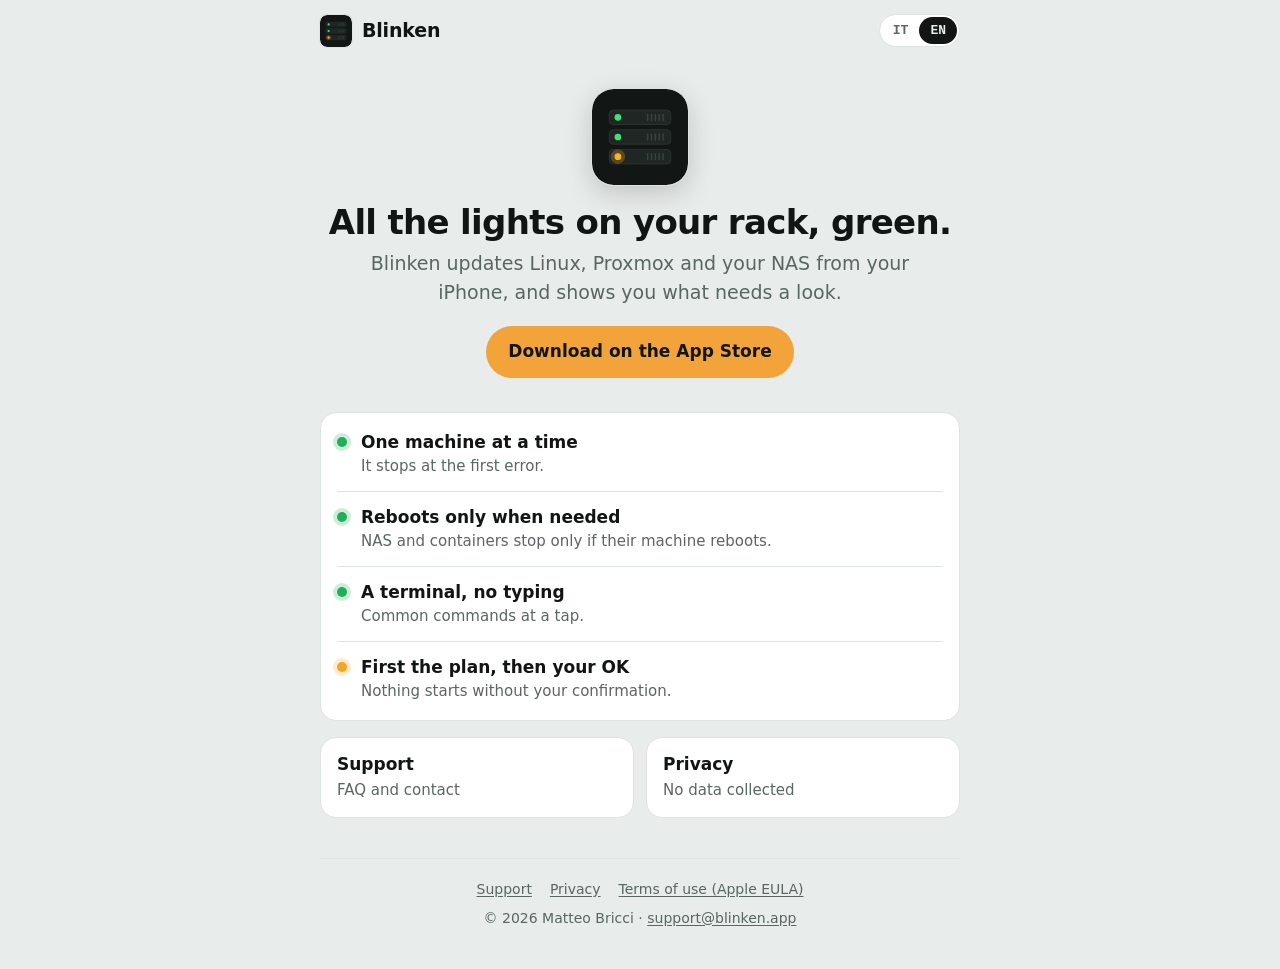
<file: index.html>
<!doctype html>
<html lang="en" data-title-it="Blinken: aggiornamenti dell'homelab" data-title-en="Blinken: Homelab Updates">
<head>
<meta charset="utf-8">
<meta name="viewport" content="width=device-width, initial-scale=1, viewport-fit=cover">
<title>Blinken: Homelab Updates</title>
<meta name="description" content="Blinken updates Linux, Proxmox and your NAS from your iPhone. Blinken aggiorna Linux, Proxmox e NAS dal tuo iPhone.">
<meta name="color-scheme" content="light dark">
<meta name="theme-color" content="#E8ECEA" media="(prefers-color-scheme: light)">
<meta name="theme-color" content="#0C0E0D" media="(prefers-color-scheme: dark)">
<link rel="icon" href="/icon.svg" type="image/svg+xml">
<link rel="apple-touch-icon" href="/apple-touch-icon.png">
<link rel="stylesheet" href="/style.css">
<script src="/lang.js"></script>
</head>
<body>
<header class="top wrap">
  <a class="brand" href="/"><img class="mark" src="/icon.svg" width="32" height="32" alt="">Blinken</a>
  <nav class="langs" aria-label="Lingua / Language"><a href="#it" data-set-lang="it" hreflang="it">IT</a><a href="#en" data-set-lang="en" hreflang="en">EN</a></nav>
</header>

<main class="wrap">

<article lang="it">
  <section class="hero">
    <img class="mark" src="/icon.svg" width="96" height="96" alt="">
    <h1>Tutte le lucine del rack, verdi.</h1>
    <p class="lede">Blinken aggiorna Linux, Proxmox e NAS dal tuo iPhone e ti mostra cosa va guardato.</p>
    <a class="button" href="https://apps.apple.com/app/id6825083583">Scarica su App Store</a>
  </section>

  <div class="card">
    <div class="led-row"><i class="led"></i><div><b>Una macchina alla volta</b><span>Al primo errore si ferma.</span></div></div>
    <div class="led-row"><i class="led"></i><div><b>Riavvii solo quando servono</b><span>NAS e container si fermano solo se la loro macchina si riavvia.</span></div></div>
    <div class="led-row"><i class="led"></i><div><b>Un terminale, senza tastiera</b><span>Comandi comuni a un tocco.</span></div></div>
    <div class="led-row"><i class="led busy"></i><div><b>Prima il piano, poi il tuo ok</b><span>Niente parte senza conferma.</span></div></div>
  </div>

  <div class="tiles">
    <a class="tile" href="/support/"><b>Supporto</b><span>Domande frequenti e contatto</span></a>
    <a class="tile" href="/privacy/"><b>Privacy</b><span>Nessun dato raccolto</span></a>
  </div>
</article>

<article lang="en">
  <section class="hero">
    <img class="mark" src="/icon.svg" width="96" height="96" alt="">
    <h1>All the lights on your rack, green.</h1>
    <p class="lede">Blinken updates Linux, Proxmox and your NAS from your iPhone, and shows you what needs a look.</p>
    <a class="button" href="https://apps.apple.com/app/id6825083583">Download on the App Store</a>
  </section>

  <div class="card">
    <div class="led-row"><i class="led"></i><div><b>One machine at a time</b><span>It stops at the first error.</span></div></div>
    <div class="led-row"><i class="led"></i><div><b>Reboots only when needed</b><span>NAS and containers stop only if their machine reboots.</span></div></div>
    <div class="led-row"><i class="led"></i><div><b>A terminal, no typing</b><span>Common commands at a tap.</span></div></div>
    <div class="led-row"><i class="led busy"></i><div><b>First the plan, then your OK</b><span>Nothing starts without your confirmation.</span></div></div>
  </div>

  <div class="tiles">
    <a class="tile" href="/support/"><b>Support</b><span>FAQ and contact</span></a>
    <a class="tile" href="/privacy/"><b>Privacy</b><span>No data collected</span></a>
  </div>
</article>

</main>

<footer class="wrap"><div class="rule">
  <nav>
    <a href="/support/"><span lang="it">Supporto</span><span lang="en">Support</span></a>
    <a href="/privacy/">Privacy</a>
    <a href="https://www.apple.com/legal/internet-services/itunes/dev/stdeula/"><span lang="it">Termini d'uso (EULA di Apple)</span><span lang="en">Terms of use (Apple EULA)</span></a>
  </nav>
  <div>© 2026 Matteo Bricci · <a href="mailto:support@blinken.app">support@blinken.app</a></div>
</div></footer>
</body>
</html>
</file>
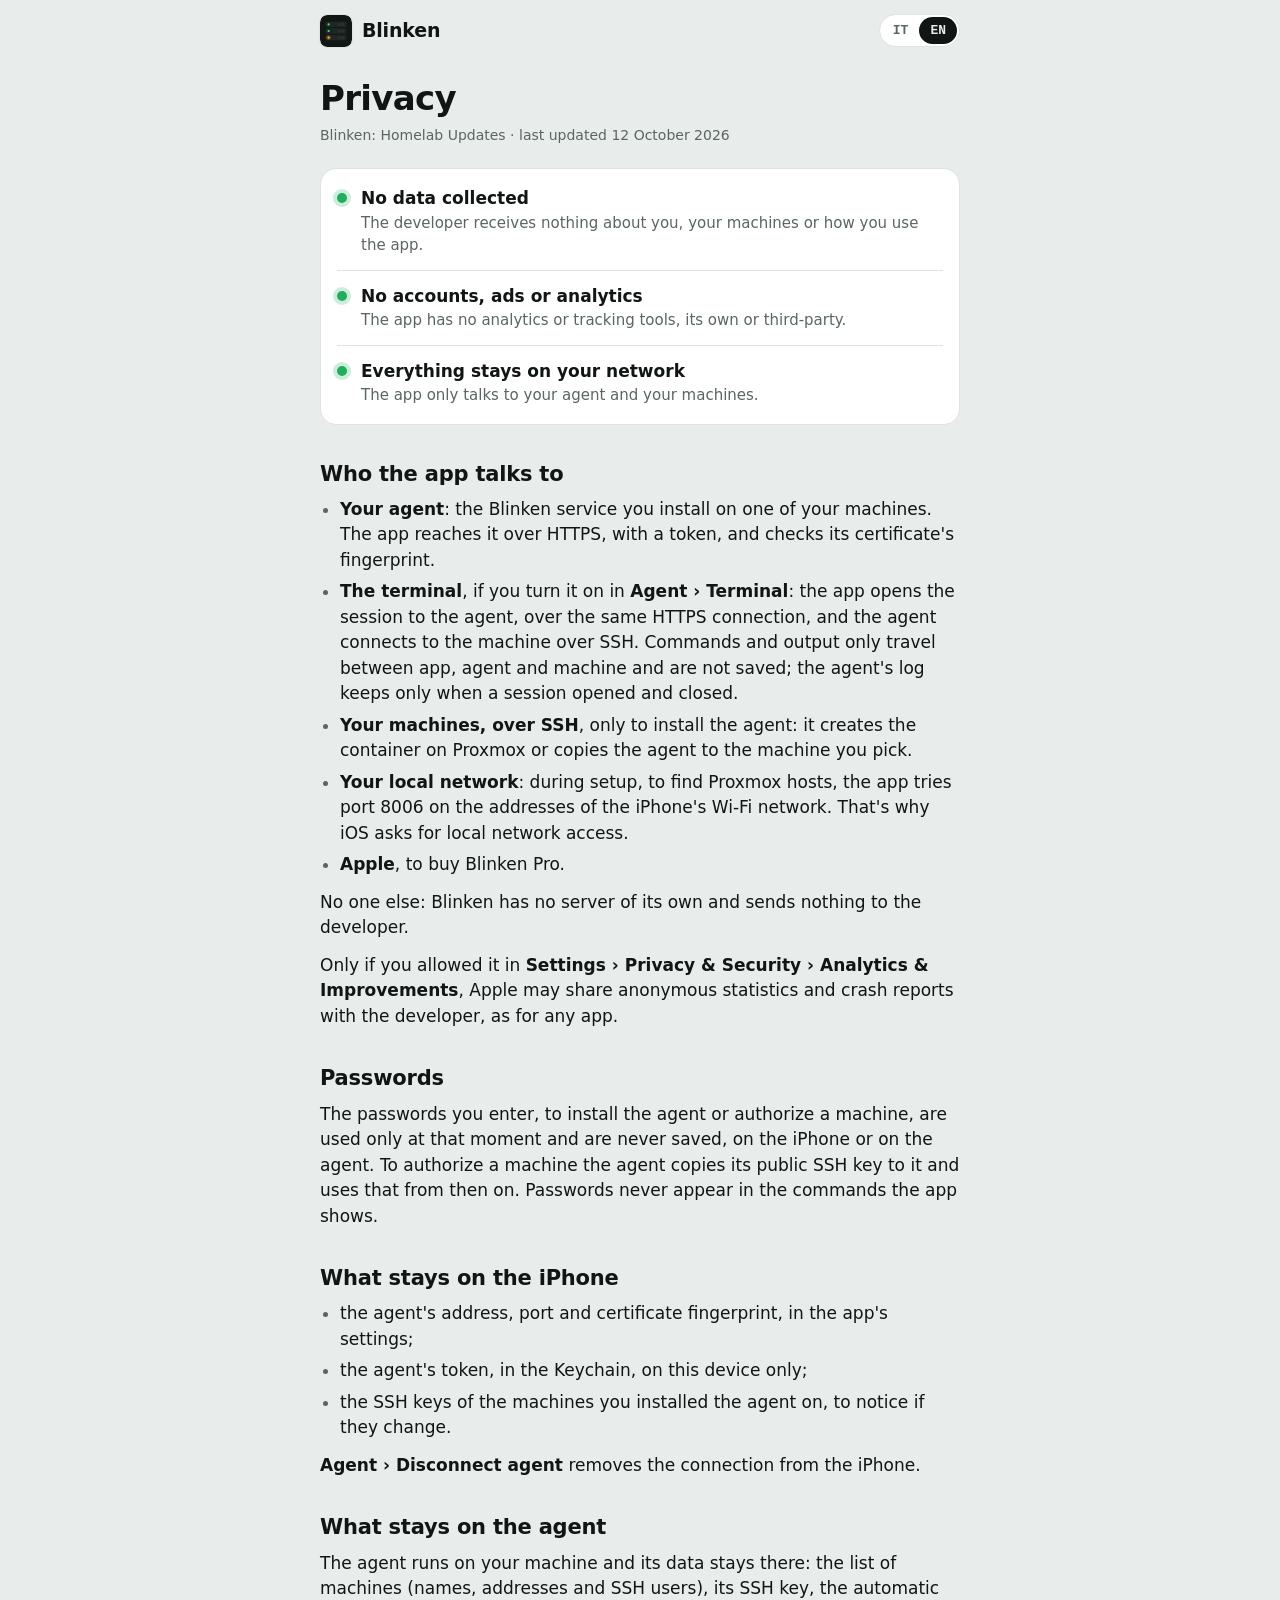
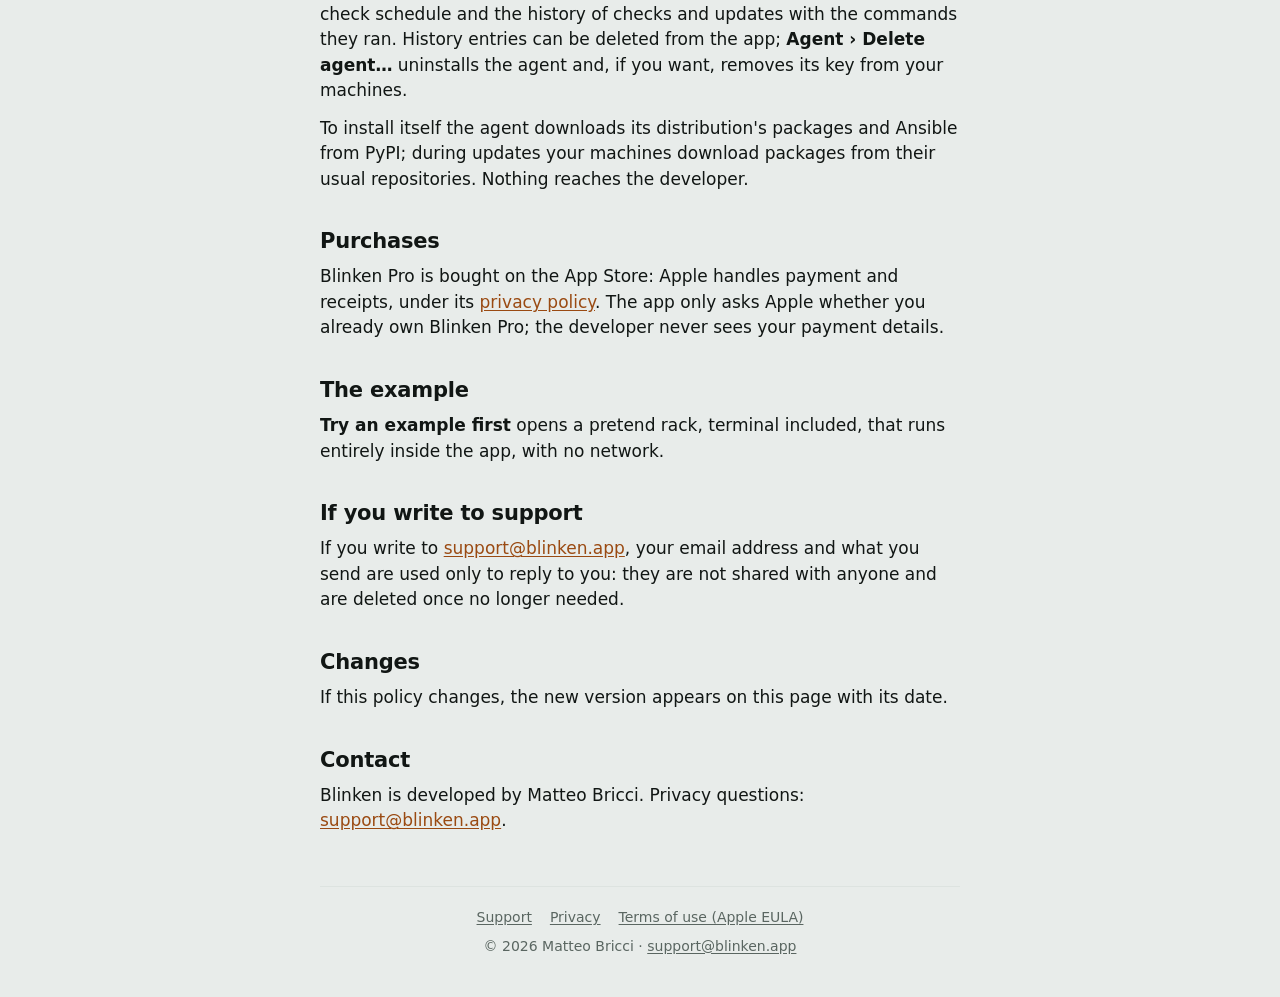
<file: privacy/index.html>
<!doctype html>
<html lang="en" data-title-it="Privacy · Blinken" data-title-en="Privacy · Blinken">
<head>
<meta charset="utf-8">
<meta name="viewport" content="width=device-width, initial-scale=1, viewport-fit=cover">
<title>Privacy · Blinken</title>
<meta name="description" content="Blinken doesn't collect any data. Blinken non raccoglie nessun dato.">
<meta name="color-scheme" content="light dark">
<meta name="theme-color" content="#E8ECEA" media="(prefers-color-scheme: light)">
<meta name="theme-color" content="#0C0E0D" media="(prefers-color-scheme: dark)">
<link rel="icon" href="/icon.svg" type="image/svg+xml">
<link rel="apple-touch-icon" href="/apple-touch-icon.png">
<link rel="stylesheet" href="/style.css">
<script src="/lang.js"></script>
</head>
<body>
<header class="top wrap">
  <a class="brand" href="/"><img class="mark" src="/icon.svg" width="32" height="32" alt="">Blinken</a>
  <nav class="langs" aria-label="Lingua / Language"><a href="#it" data-set-lang="it" hreflang="it">IT</a><a href="#en" data-set-lang="en" hreflang="en">EN</a></nav>
</header>

<main class="wrap">

<article lang="it">
  <h1>Privacy</h1>
  <p class="meta">Blinken: Homelab Updates · ultimo aggiornamento 12 ottobre 2026</p>

  <div class="card">
    <div class="led-row"><i class="led"></i><div><b>Nessun dato raccolto</b><span>Lo sviluppatore non riceve niente su di te, sulle tue macchine o su come usi l'app.</span></div></div>
    <div class="led-row"><i class="led"></i><div><b>Niente account, pubblicità o statistiche</b><span>Nell'app non ci sono strumenti di analisi o di tracciamento, né di terze parti.</span></div></div>
    <div class="led-row"><i class="led"></i><div><b>Tutto resta sulla tua rete</b><span>L'app parla solo con il tuo agente e con le tue macchine.</span></div></div>
  </div>

  <h2>Con chi parla l'app</h2>
  <ul>
    <li><strong>Il tuo agente</strong>: il servizio di Blinken che installi su una tua macchina. L'app lo contatta in HTTPS, con un token e controllando l'impronta del suo certificato.</li>
    <li><strong>Il terminale</strong>, se lo accendi in <strong>Agente › Terminale</strong>: l'app apre la sessione verso l'agente, nella stessa connessione HTTPS, ed è l'agente a collegarsi in SSH alla macchina. Comandi e risposte passano solo tra app, agente e macchina e non vengono salvati; nel registro dell'agente restano solo l'apertura e la chiusura della sessione.</li>
    <li><strong>Le tue macchine, via SSH</strong>, solo per installare l'agente: crea il container su Proxmox o copia l'agente sulla macchina che scegli.</li>
    <li><strong>La tua rete locale</strong>: durante la configurazione, per trovare i Proxmox, l'app prova la porta 8006 degli indirizzi della rete Wi-Fi dell'iPhone. Per questo iOS chiede il permesso di accedere alla rete locale.</li>
    <li><strong>Apple</strong>, per l'acquisto di Blinken Pro.</li>
  </ul>
  <p>Nessun altro: Blinken non ha un server suo e non manda niente allo sviluppatore.</p>
  <p>Solo se l'hai permesso in <strong>Impostazioni › Privacy e sicurezza › Analisi e miglioramenti</strong>, Apple può condividere con lo sviluppatore statistiche anonime e rapporti sugli arresti anomali, come per ogni app.</p>

  <h2>Le password</h2>
  <p>Le password che inserisci, per installare l'agente o autorizzare una macchina, servono solo in quel momento e non vengono salvate, né sull'iPhone né sull'agente. Per autorizzare una macchina l'agente vi copia la sua chiave SSH pubblica e da lì in poi usa quella. Nei comandi che l'app mostra le password non compaiono mai.</p>

  <h2>Cosa resta sull'iPhone</h2>
  <ul>
    <li>indirizzo, porta e impronta del certificato dell'agente, nelle impostazioni dell'app;</li>
    <li>il token dell'agente, nel Portachiavi, solo su questo dispositivo;</li>
    <li>le chiavi SSH delle macchine su cui hai installato l'agente, per accorgersi se cambiano.</li>
  </ul>
  <p><strong>Agente › Scollega agente</strong> cancella il collegamento dall'iPhone.</p>

  <h2>Cosa resta sull'agente</h2>
  <p>L'agente gira su una tua macchina e i suoi dati restano lì: l'elenco delle macchine (nomi, indirizzi e utenti SSH), la sua chiave SSH, il calendario della verifica automatica e la cronologia di verifiche e aggiornamenti con i comandi eseguiti. Le voci della cronologia si eliminano dall'app; <strong>Agente › Elimina agente…</strong> disinstalla l'agente e, se vuoi, toglie la sua chiave dalle macchine.</p>
  <p>Per installarsi l'agente scarica i pacchetti della sua distribuzione e Ansible da PyPI; durante gli aggiornamenti le tue macchine scaricano i pacchetti dai loro repository abituali. Allo sviluppatore non arriva niente.</p>

  <h2>Acquisti</h2>
  <p>Blinken Pro si compra sull'App Store: pagamento e ricevute li gestisce Apple, secondo la sua <a href="https://www.apple.com/it/legal/privacy/">informativa sulla privacy</a>. L'app chiede ad Apple solo se hai già Blinken Pro; lo sviluppatore non vede i tuoi dati di pagamento.</p>

  <h2>L'esempio</h2>
  <p><strong>Prova prima con un esempio</strong> apre un rack finto, terminale compreso, che gira tutto dentro l'app, senza rete.</p>

  <h2>Se scrivi al supporto</h2>
  <p>Se scrivi a <a href="mailto:support@blinken.app">support@blinken.app</a>, il tuo indirizzo email e quello che mandi servono solo per risponderti: non vengono dati a nessuno e vengono cancellati quando non servono più.</p>

  <h2>Modifiche</h2>
  <p>Se questa informativa cambia, la nuova versione compare su questa pagina con la sua data.</p>

  <h2>Contatti</h2>
  <p>Blinken è sviluppata da Matteo Bricci. Per domande sulla privacy: <a href="mailto:support@blinken.app">support@blinken.app</a>.</p>
</article>

<article lang="en">
  <h1>Privacy</h1>
  <p class="meta">Blinken: Homelab Updates · last updated 12 October 2026</p>

  <div class="card">
    <div class="led-row"><i class="led"></i><div><b>No data collected</b><span>The developer receives nothing about you, your machines or how you use the app.</span></div></div>
    <div class="led-row"><i class="led"></i><div><b>No accounts, ads or analytics</b><span>The app has no analytics or tracking tools, its own or third-party.</span></div></div>
    <div class="led-row"><i class="led"></i><div><b>Everything stays on your network</b><span>The app only talks to your agent and your machines.</span></div></div>
  </div>

  <h2>Who the app talks to</h2>
  <ul>
    <li><strong>Your agent</strong>: the Blinken service you install on one of your machines. The app reaches it over HTTPS, with a token, and checks its certificate's fingerprint.</li>
    <li><strong>The terminal</strong>, if you turn it on in <strong>Agent › Terminal</strong>: the app opens the session to the agent, over the same HTTPS connection, and the agent connects to the machine over SSH. Commands and output only travel between app, agent and machine and are not saved; the agent's log keeps only when a session opened and closed.</li>
    <li><strong>Your machines, over SSH</strong>, only to install the agent: it creates the container on Proxmox or copies the agent to the machine you pick.</li>
    <li><strong>Your local network</strong>: during setup, to find Proxmox hosts, the app tries port 8006 on the addresses of the iPhone's Wi-Fi network. That's why iOS asks for local network access.</li>
    <li><strong>Apple</strong>, to buy Blinken Pro.</li>
  </ul>
  <p>No one else: Blinken has no server of its own and sends nothing to the developer.</p>
  <p>Only if you allowed it in <strong>Settings › Privacy &amp; Security › Analytics &amp; Improvements</strong>, Apple may share anonymous statistics and crash reports with the developer, as for any app.</p>

  <h2>Passwords</h2>
  <p>The passwords you enter, to install the agent or authorize a machine, are used only at that moment and are never saved, on the iPhone or on the agent. To authorize a machine the agent copies its public SSH key to it and uses that from then on. Passwords never appear in the commands the app shows.</p>

  <h2>What stays on the iPhone</h2>
  <ul>
    <li>the agent's address, port and certificate fingerprint, in the app's settings;</li>
    <li>the agent's token, in the Keychain, on this device only;</li>
    <li>the SSH keys of the machines you installed the agent on, to notice if they change.</li>
  </ul>
  <p><strong>Agent › Disconnect agent</strong> removes the connection from the iPhone.</p>

  <h2>What stays on the agent</h2>
  <p>The agent runs on your machine and its data stays there: the list of machines (names, addresses and SSH users), its SSH key, the automatic check schedule and the history of checks and updates with the commands they ran. History entries can be deleted from the app; <strong>Agent › Delete agent…</strong> uninstalls the agent and, if you want, removes its key from your machines.</p>
  <p>To install itself the agent downloads its distribution's packages and Ansible from PyPI; during updates your machines download packages from their usual repositories. Nothing reaches the developer.</p>

  <h2>Purchases</h2>
  <p>Blinken Pro is bought on the App Store: Apple handles payment and receipts, under its <a href="https://www.apple.com/legal/privacy/">privacy policy</a>. The app only asks Apple whether you already own Blinken Pro; the developer never sees your payment details.</p>

  <h2>The example</h2>
  <p><strong>Try an example first</strong> opens a pretend rack, terminal included, that runs entirely inside the app, with no network.</p>

  <h2>If you write to support</h2>
  <p>If you write to <a href="mailto:support@blinken.app">support@blinken.app</a>, your email address and what you send are used only to reply to you: they are not shared with anyone and are deleted once no longer needed.</p>

  <h2>Changes</h2>
  <p>If this policy changes, the new version appears on this page with its date.</p>

  <h2>Contact</h2>
  <p>Blinken is developed by Matteo Bricci. Privacy questions: <a href="mailto:support@blinken.app">support@blinken.app</a>.</p>
</article>

</main>

<footer class="wrap"><div class="rule">
  <nav>
    <a href="/support/"><span lang="it">Supporto</span><span lang="en">Support</span></a>
    <a href="/privacy/">Privacy</a>
    <a href="https://www.apple.com/legal/internet-services/itunes/dev/stdeula/"><span lang="it">Termini d'uso (EULA di Apple)</span><span lang="en">Terms of use (Apple EULA)</span></a>
  </nav>
  <div>© 2026 Matteo Bricci · <a href="mailto:support@blinken.app">support@blinken.app</a></div>
</div></footer>
</body>
</html>
</file>
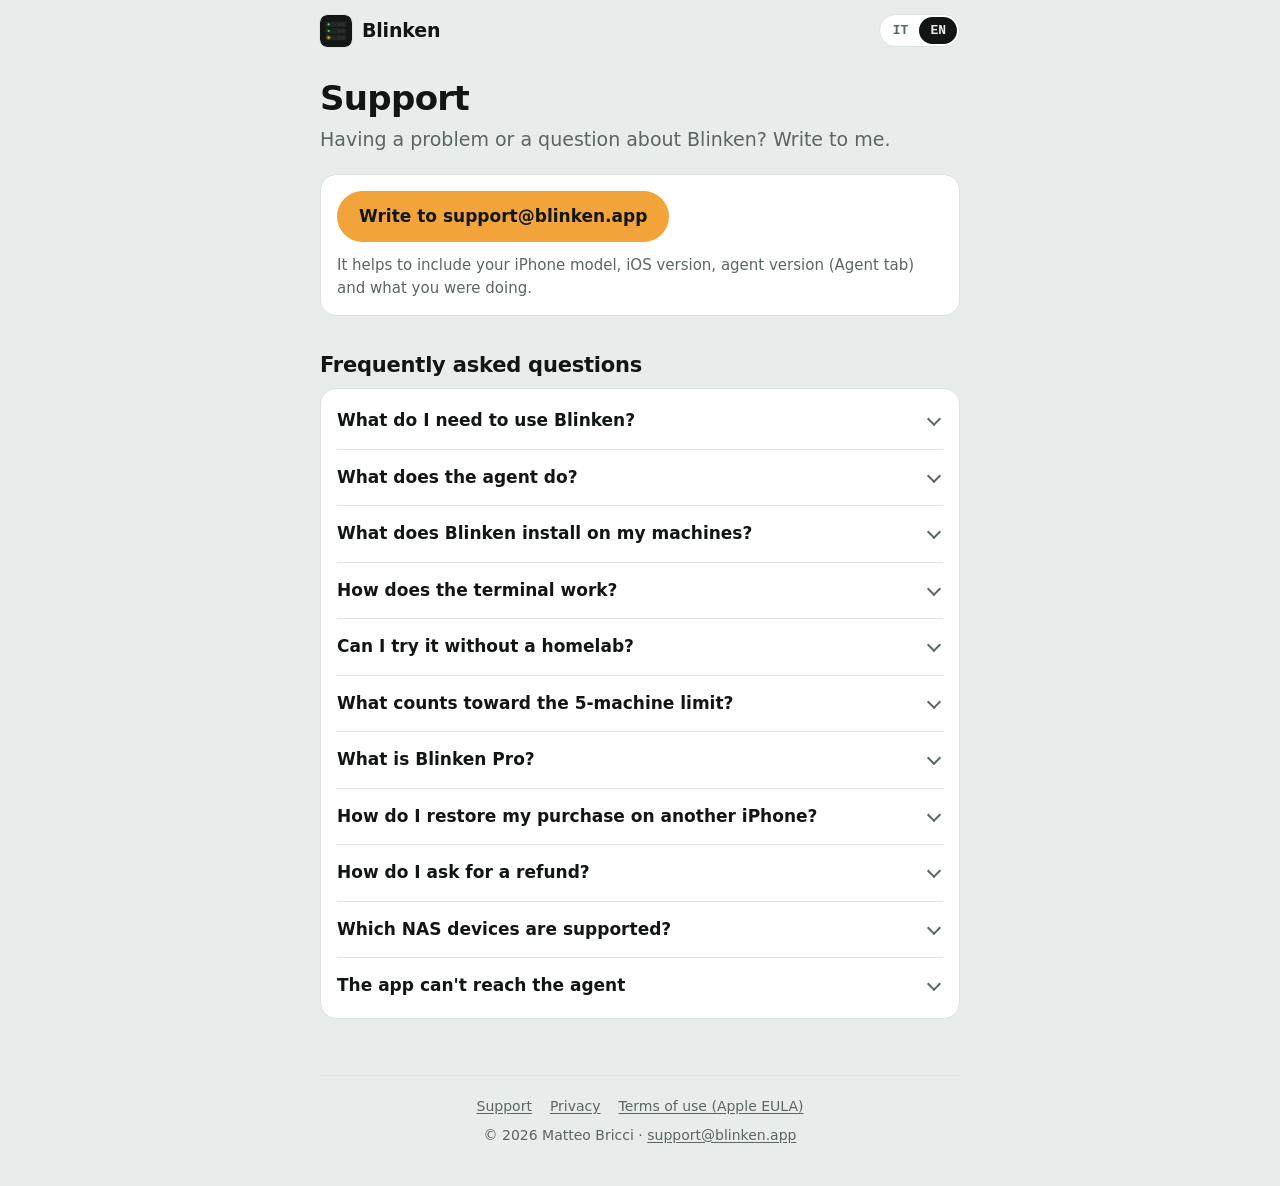
<file: support/index.html>
<!doctype html>
<html lang="en" data-title-it="Supporto · Blinken" data-title-en="Support · Blinken">
<head>
<meta charset="utf-8">
<meta name="viewport" content="width=device-width, initial-scale=1, viewport-fit=cover">
<title>Support · Blinken</title>
<meta name="description" content="Help and frequently asked questions about Blinken. Aiuto e domande frequenti su Blinken.">
<meta name="color-scheme" content="light dark">
<meta name="theme-color" content="#E8ECEA" media="(prefers-color-scheme: light)">
<meta name="theme-color" content="#0C0E0D" media="(prefers-color-scheme: dark)">
<link rel="icon" href="/icon.svg" type="image/svg+xml">
<link rel="apple-touch-icon" href="/apple-touch-icon.png">
<link rel="stylesheet" href="/style.css">
<script src="/lang.js"></script>
</head>
<body>
<header class="top wrap">
  <a class="brand" href="/"><img class="mark" src="/icon.svg" width="32" height="32" alt="">Blinken</a>
  <nav class="langs" aria-label="Lingua / Language"><a href="#it" data-set-lang="it" hreflang="it">IT</a><a href="#en" data-set-lang="en" hreflang="en">EN</a></nav>
</header>

<main class="wrap">

<article lang="it">
  <h1>Supporto</h1>
  <p class="lede">Hai un problema o una domanda su Blinken? Scrivimi.</p>

  <div class="card pad contact">
    <a class="button" href="mailto:support@blinken.app?subject=Blinken">Scrivi a support@blinken.app</a>
    <p>Aiuta indicare il modello di iPhone, la versione di iOS, la versione dell'agente (scheda Agente) e cosa stavi facendo.</p>
  </div>

  <h2>Domande frequenti</h2>
  <div class="card">
    <details>
      <summary>Cosa serve per usare Blinken?</summary>
      <div>
        <ul>
          <li>Un iPhone con iOS 18 o successivo.</li>
          <li>Le macchine da aggiornare, con SSH: host Proxmox VE e macchine Linux con Debian, Ubuntu, Raspberry Pi OS e derivate, oppure Fedora, RHEL, Rocky Linux, AlmaLinux e CentOS Stream dalla 9 in poi. Fisiche, VM o container.</li>
          <li>Sulle macchine Linux un utente con sudo senza password; su Proxmox l'utente root.</li>
          <li>Una macchina sempre accesa per l'agente: l'app può creare un container Debian su Proxmox, oppure usare una macchina con Debian 12 o successivo, Ubuntu 22.04 o successivo, o un Raspberry Pi.</li>
          <li>L'iPhone sulla stessa rete dell'agente, o collegato con una VPN.</li>
        </ul>
      </div>
    </details>
    <details>
      <summary>Cosa fa l'agente?</summary>
      <div>
        <p>È un piccolo servizio (Ansible più un'API HTTPS) che gira su una tua macchina, così gli aggiornamenti continuano anche ad app chiusa.</p>
        <p>Prima fa una verifica: cosa c'è da aggiornare o da riavviare, senza installare niente. Ti mostra il piano e, quando confermi, aggiorna una macchina alla volta nell'ordine del rack: salta quelle già a posto, riavvia solo quando serve, ferma e rimonta NAS e container intorno ai riavvii e al primo errore si ferma. Se vuoi, fa la verifica da solo nei giorni e all'ora che scegli.</p>
        <p>Ogni comando eseguito sulle macchine si può rivedere nell'app.</p>
      </div>
    </details>
    <details>
      <summary>Cosa installa Blinken sulle mie macchine?</summary>
      <div>
        <p>La chiave SSH pubblica dell'agente e alcuni script di supporto in <code>/usr/local/sbin</code> e <code>/var/lib/homelab-update</code>. Da <strong>Agente › Elimina agente…</strong> puoi disinstallare l'agente e, se vuoi, togliere chiave e script da tutte le macchine.</p>
      </div>
    </details>
    <details>
      <summary>Come funziona il terminale?</summary>
      <div>
        <p>Accanto a ogni macchina del Rack c'è un tasto con l'icona del terminale: apre una shell SSH vera sulla macchina, attraverso l'agente. Al posto della tastiera c'è un pannello di comandi comuni (stato, servizi, log, Docker, Proxmox, pacchetti, rete); gli argomenti si scelgono da una lista letta sulla macchina. Prima di un comando che modifica qualcosa vedi la riga esatta e confermi; la tastiera resta a un tocco.</p>
        <p>Se un aggiornamento si ferma per un errore, dal dettaglio di quel passo <strong>Apri terminale</strong> propone i comandi per capire cosa non va.</p>
        <p>Il terminale è gratis per tutti. Sull'agente va acceso in <strong>Agente › Terminale</strong> (serve l'agente 1.24 o successivo): quando è acceso, chi ha la chiave dell'app può eseguire qualsiasi comando sulle macchine.</p>
      </div>
    </details>
    <details>
      <summary>Posso provarla senza un homelab?</summary>
      <div>
        <p>Sì: nella schermata di benvenuto tocca <strong>Prova prima con un esempio</strong>. È un rack finto: verifica, aggiornamento e terminale sono simulati e niente tocca la tua rete. Per uscire: <strong>Agente › Esci dall'esempio</strong>.</p>
      </div>
    </details>
    <details>
      <summary>Cosa conta per il limite di 5 macchine?</summary>
      <div>
        <p>Senza Pro Blinken aggiorna le prime 5 macchine nell'ordine del rack. Contano gli host Proxmox e le macchine Linux, comprese VM e container; la macchina dell'agente e i NAS non contano.</p>
        <p>Le altre restano nel rack come non collegate: verifica e aggiornamento le saltano. Verifica automatica, cronologia, terminale, NAS e cluster ci sono anche senza Pro.</p>
      </div>
    </details>
    <details>
      <summary>Cos'è Blinken Pro?</summary>
      <div>
        <p>Toglie il limite di macchine. È un acquisto una tantum, senza abbonamento: <strong>Agente › Versione › Passa a Pro</strong>. In Famiglia non è disponibile.</p>
      </div>
    </details>
    <details>
      <summary>Come ripristino l'acquisto su un altro iPhone?</summary>
      <div>
        <p>Accedi all'App Store con lo stesso Apple Account e tocca <strong>Agente › Versione › Ripristina acquisti</strong>.</p>
      </div>
    </details>
    <details>
      <summary>Come chiedo un rimborso?</summary>
      <div>
        <p>I rimborsi li gestisce Apple: <a href="https://reportaproblem.apple.com">reportaproblem.apple.com</a>.</p>
      </div>
    </details>
    <details>
      <summary>Quali NAS sono supportati?</summary>
      <div>
        <p>QNAP, Synology, TrueNAS e altri. Blinken non aggiorna il firmware del NAS: lo smonta dalle macchine, aspetta che tu lo aggiorni dal suo pannello e lo rimonta quando torna online. Con SSH può anche solo riavviarlo.</p>
      </div>
    </details>
    <details>
      <summary>L'app non si collega all'agente</summary>
      <div>
        <ul>
          <li>Controlla che l'iPhone sia sulla stessa rete dell'agente, o in VPN.</li>
          <li>In <strong>Impostazioni › Privacy e sicurezza › Rete locale</strong> Blinken deve essere attivo.</li>
          <li>Riserva l'indirizzo dell'agente nel router (DHCP), così non cambia.</li>
          <li>Sulla macchina dell'agente: <code>systemctl status homelab-agent</code>.</li>
        </ul>
      </div>
    </details>
  </div>
</article>

<article lang="en">
  <h1>Support</h1>
  <p class="lede">Having a problem or a question about Blinken? Write to me.</p>

  <div class="card pad contact">
    <a class="button" href="mailto:support@blinken.app?subject=Blinken">Write to support@blinken.app</a>
    <p>It helps to include your iPhone model, iOS version, agent version (Agent tab) and what you were doing.</p>
  </div>

  <h2>Frequently asked questions</h2>
  <div class="card">
    <details>
      <summary>What do I need to use Blinken?</summary>
      <div>
        <ul>
          <li>An iPhone with iOS 18 or later.</li>
          <li>The machines to update, with SSH: Proxmox VE hosts and Linux machines running Debian, Ubuntu, Raspberry Pi OS and derivatives, or Fedora, RHEL, Rocky Linux, AlmaLinux and CentOS Stream 9 or later. Physical, VMs or containers.</li>
          <li>On Linux machines, a user with passwordless sudo; on Proxmox, the root user.</li>
          <li>An always-on machine for the agent: the app can create a Debian container on Proxmox, or use a machine with Debian 12 or later, Ubuntu 22.04 or later, or a Raspberry Pi.</li>
          <li>The iPhone on the same network as the agent, or connected through a VPN.</li>
        </ul>
      </div>
    </details>
    <details>
      <summary>What does the agent do?</summary>
      <div>
        <p>It's a small service (Ansible plus an HTTPS API) running on one of your machines, so updates keep going even with the app closed.</p>
        <p>First it runs a check: what needs updating or rebooting, without installing anything. It shows you the plan and, once you confirm, updates one machine at a time in rack order: it skips the ones already up to date, reboots only when needed, stops and remounts NAS shares and containers around reboots, and stops at the first error. If you like, it runs the check by itself on the days and at the time you choose.</p>
        <p>Every command run on your machines can be reviewed in the app.</p>
      </div>
    </details>
    <details>
      <summary>What does Blinken install on my machines?</summary>
      <div>
        <p>The agent's public SSH key and a few helper scripts in <code>/usr/local/sbin</code> and <code>/var/lib/homelab-update</code>. <strong>Agent › Delete agent…</strong> uninstalls the agent and, if you want, removes the key and scripts from all machines.</p>
      </div>
    </details>
    <details>
      <summary>How does the terminal work?</summary>
      <div>
        <p>Next to every machine in the Rack there's a button with the terminal icon: it opens a real SSH shell on the machine, through the agent. Instead of the keyboard there's a panel of common commands (status, services, logs, Docker, Proxmox, packages, network); arguments are picked from a list read on the machine. Before a command that changes something you see the exact line and confirm it; the keyboard is one tap away.</p>
        <p>If an update stops on an error, <strong>Open terminal</strong> in that step's details suggests the commands to find out what's wrong.</p>
        <p>The terminal is free for everyone. Turn it on in <strong>Agent › Terminal</strong> (it needs agent 1.24 or later): while it's on, whoever has the app's key can run any command on the machines.</p>
      </div>
    </details>
    <details>
      <summary>Can I try it without a homelab?</summary>
      <div>
        <p>Yes: on the welcome screen tap <strong>Try an example first</strong>. It's a pretend rack: check, update and terminal are simulated and nothing touches your network. To leave it: <strong>Agent › Exit the example</strong>.</p>
      </div>
    </details>
    <details>
      <summary>What counts toward the 5-machine limit?</summary>
      <div>
        <p>Without Pro, Blinken updates the first 5 machines in rack order. Proxmox hosts and Linux machines count, VMs and containers included; the agent's machine and NAS devices don't.</p>
        <p>The others stay in the rack as not connected: check and update skip them. Automatic check, history, terminal, NAS and clusters work without Pro too.</p>
      </div>
    </details>
    <details>
      <summary>What is Blinken Pro?</summary>
      <div>
        <p>It removes the machine limit. It's a one-time purchase, no subscription: <strong>Agent › Version › Upgrade to Pro</strong>. Family Sharing isn't available.</p>
      </div>
    </details>
    <details>
      <summary>How do I restore my purchase on another iPhone?</summary>
      <div>
        <p>Sign in to the App Store with the same Apple Account and tap <strong>Agent › Version › Restore purchases</strong>.</p>
      </div>
    </details>
    <details>
      <summary>How do I ask for a refund?</summary>
      <div>
        <p>Refunds are handled by Apple: <a href="https://reportaproblem.apple.com">reportaproblem.apple.com</a>.</p>
      </div>
    </details>
    <details>
      <summary>Which NAS devices are supported?</summary>
      <div>
        <p>QNAP, Synology, TrueNAS and others. Blinken doesn't update the NAS firmware: it unmounts the NAS from your machines, waits while you update it from its own panel and remounts it when it's back online. With SSH it can also just reboot it.</p>
      </div>
    </details>
    <details>
      <summary>The app can't reach the agent</summary>
      <div>
        <ul>
          <li>Check that the iPhone is on the same network as the agent, or on a VPN.</li>
          <li>In <strong>Settings › Privacy &amp; Security › Local Network</strong>, Blinken must be on.</li>
          <li>Reserve the agent's address in your router (DHCP) so it doesn't change.</li>
          <li>On the agent's machine: <code>systemctl status homelab-agent</code>.</li>
        </ul>
      </div>
    </details>
  </div>
</article>

</main>

<footer class="wrap"><div class="rule">
  <nav>
    <a href="/support/"><span lang="it">Supporto</span><span lang="en">Support</span></a>
    <a href="/privacy/">Privacy</a>
    <a href="https://www.apple.com/legal/internet-services/itunes/dev/stdeula/"><span lang="it">Termini d'uso (EULA di Apple)</span><span lang="en">Terms of use (Apple EULA)</span></a>
  </nav>
  <div>© 2026 Matteo Bricci · <a href="mailto:support@blinken.app">support@blinken.app</a></div>
</div></footer>
</body>
</html>
</file>
<file: style.css>
/* blinken.app — gli stessi colori dell'app (Assets.xcassets), chiaro e scuro. */
:root {
  --canvas: #E8ECEA;
  --card: #FFFFFF;
  --hairline: #DDE3E0;
  --ink: #111614;
  --ink-2: #5A6661;
  --action: #F2A33A;
  --on-action: #111614;
  --led-ok: #1FAF5A;
  --led-busy: #F5A524;
  --ok-text: #157A40;
  --link: #9A4A12;
  --code: #EEF2F0;
  color-scheme: light;
}
@media (prefers-color-scheme: dark) {
  :root {
    --canvas: #0C0E0D;
    --card: #161A18;
    --hairline: #2C3531;
    --ink: #E6ECE8;
    --ink-2: #8B96A0;
    --action: #FFB020;
    --led-ok: #3BE37A;
    --led-busy: #FFB020;
    --ok-text: #3BE37A;
    --link: #FFB020;
    --code: #1F2623;
    color-scheme: dark;
  }
}

* { box-sizing: border-box; }
html { -webkit-text-size-adjust: 100%; }
body {
  margin: 0;
  background: var(--canvas);
  color: var(--ink);
  font: 17px/1.5 -apple-system, BlinkMacSystemFont, "SF Pro Text", system-ui, "Segoe UI", Roboto, sans-serif;
}
a { color: var(--link); text-underline-offset: 2px; }
code {
  font: 0.86em ui-monospace, "SF Mono", Menlo, monospace;
  background: var(--code);
  padding: 1px 5px;
  border-radius: 5px;
  overflow-wrap: anywhere;
}
strong { font-weight: 600; }

/* Una lingua alla volta; senza JavaScript si vedono tutte e due. */
html[data-lang="it"] body [lang="en"],
html[data-lang="en"] body [lang="it"] { display: none !important; }

.wrap { max-width: 680px; margin-left: auto; margin-right: auto; padding-left: 20px; padding-right: 20px; }

header.top {
  display: flex;
  align-items: center;
  justify-content: space-between;
  padding-top: 14px;
  padding-bottom: 14px;
}
.brand {
  display: flex;
  align-items: center;
  gap: 10px;
  color: var(--ink);
  text-decoration: none;
  font-weight: 700;
  font-size: 19px;
  letter-spacing: -0.01em;
}
.mark { display: block; border-radius: 22.4%; flex: none; box-shadow: 0 0 0 1px var(--hairline); }
.langs {
  display: flex;
  background: var(--card);
  border: 1px solid var(--hairline);
  border-radius: 999px;
  padding: 2px;
}
.langs a {
  font: 600 13px/1 ui-monospace, "SF Mono", Menlo, monospace;
  color: var(--ink-2);
  text-decoration: none;
  padding: 7px 11px;
  border-radius: 999px;
}
html[data-lang="it"] .langs [data-set-lang="it"],
html[data-lang="en"] .langs [data-set-lang="en"] { background: var(--ink); color: var(--canvas); }

main { padding-bottom: 24px; }
h1 { font-size: 34px; line-height: 1.12; letter-spacing: -0.02em; margin: 18px 0 8px; }
h2 { font-size: 21px; line-height: 1.25; margin: 36px 0 10px; letter-spacing: -0.01em; }
p { margin: 0 0 12px; }
.lede { font-size: 19px; color: var(--ink-2); margin-bottom: 20px; }
.meta { font-size: 14px; color: var(--ink-2); margin: 0 0 22px; }
ul { margin: 0 0 12px; padding-left: 20px; }
li { margin: 6px 0; }
li::marker { color: var(--ink-2); }

.card {
  background: var(--card);
  border: 1px solid var(--hairline);
  border-radius: 16px;
  padding: 4px 16px;
  margin: 0 0 16px;
}
.card.pad { padding: 16px; }

/* Righe con la lucina, come nell'app (LEDRow). */
.led-row { display: flex; gap: 14px; padding: 13px 0; }
.led-row + .led-row { border-top: 1px solid var(--hairline); }
.led {
  flex: none;
  width: 10px;
  height: 10px;
  margin-top: 7px;
  border-radius: 50%;
  background: var(--led-ok);
  box-shadow: 0 0 0 4px color-mix(in srgb, var(--led-ok) 22%, transparent);
}
.led.busy {
  background: var(--led-busy);
  box-shadow: 0 0 0 4px color-mix(in srgb, var(--led-busy) 22%, transparent);
}
.led-row b { display: block; font-weight: 600; }
.led-row span { display: block; color: var(--ink-2); font-size: 15px; }

/* Domande frequenti */
details { border-top: 1px solid var(--hairline); }
details:first-child { border-top: 0; }
summary {
  list-style: none;
  cursor: pointer;
  padding: 15px 28px 15px 0;
  font-weight: 600;
  position: relative;
}
summary::-webkit-details-marker { display: none; }
summary::after {
  content: "";
  position: absolute;
  right: 4px;
  top: 50%;
  width: 8px;
  height: 8px;
  border-right: 2px solid var(--ink-2);
  border-bottom: 2px solid var(--ink-2);
  transform: translateY(-70%) rotate(45deg);
  transition: transform 0.15s;
}
details[open] summary::after { transform: translateY(-30%) rotate(-135deg); }
details > div { padding: 0 0 14px; }
details > div > :last-child { margin-bottom: 0; }

.button {
  display: inline-flex;
  align-items: center;
  justify-content: center;
  gap: 8px;
  background: var(--action);
  color: var(--on-action);
  font-weight: 600;
  text-decoration: none;
  border-radius: 999px;
  padding: 13px 22px;
  min-height: 48px;
}
.contact { display: flex; flex-direction: column; gap: 12px; align-items: flex-start; }
.contact p { margin: 0; color: var(--ink-2); font-size: 15px; }

/* Pagina iniziale */
.hero { text-align: center; padding: 28px 0 8px; }
.hero .mark { margin: 0 auto 18px; box-shadow: 0 0 0 1px var(--hairline), 0 8px 28px rgba(0, 0, 0, 0.18); }
.hero h1 { margin-top: 0; }
.hero .lede { margin-left: auto; margin-right: auto; max-width: 30em; }
.hero .button { margin-bottom: 26px; }
.tiles { display: grid; gap: 12px; margin-top: 8px; }
.tile {
  display: block;
  background: var(--card);
  border: 1px solid var(--hairline);
  border-radius: 16px;
  padding: 14px 16px;
  color: var(--ink);
  text-decoration: none;
}
.tile b { display: block; font-weight: 600; }
.tile span { color: var(--ink-2); font-size: 15px; }
@media (min-width: 560px) { .tiles { grid-template-columns: 1fr 1fr; } }

footer {
  margin-top: 16px;
  padding-bottom: 40px;
  color: var(--ink-2);
  font-size: 14px;
  text-align: center;
}
footer .rule { border-top: 1px solid var(--hairline); padding-top: 20px; }
footer nav { display: flex; flex-wrap: wrap; justify-content: center; gap: 6px 18px; margin-bottom: 8px; }
footer a { color: var(--ink-2); }
</file>
